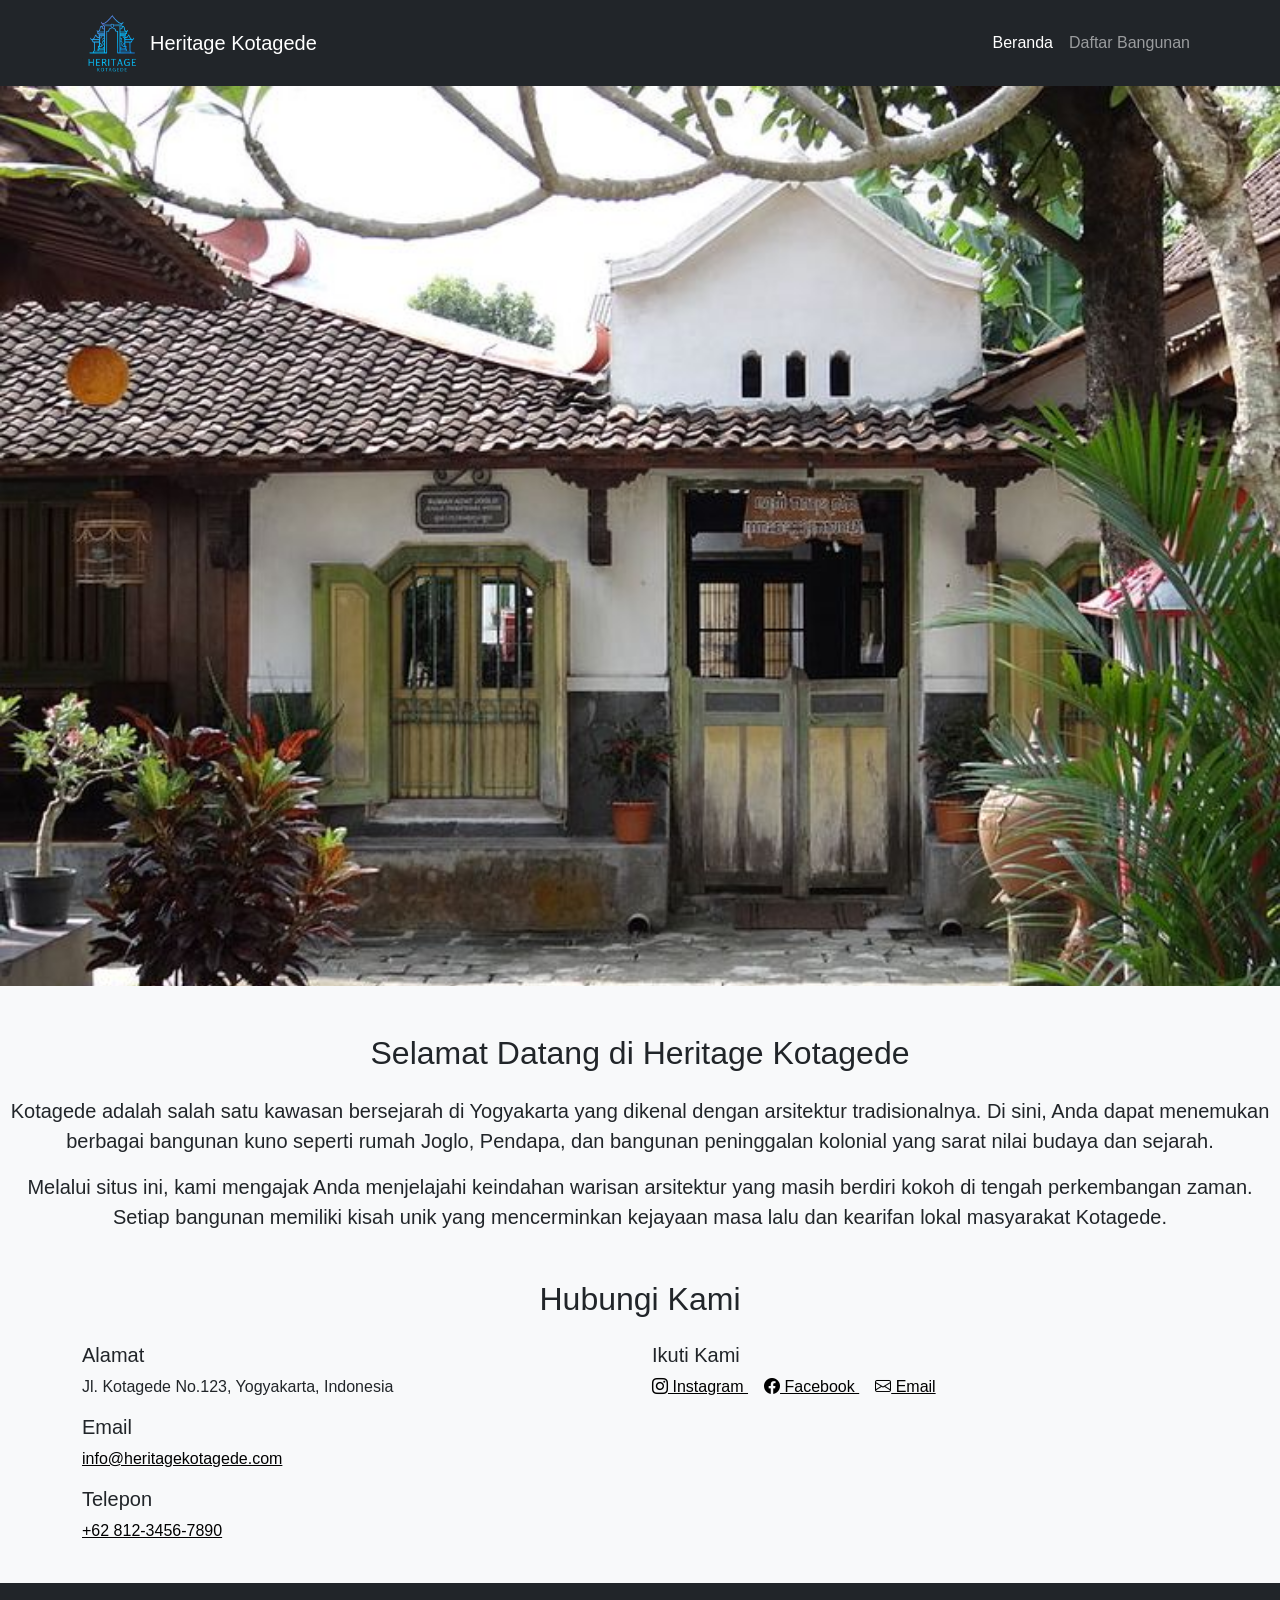
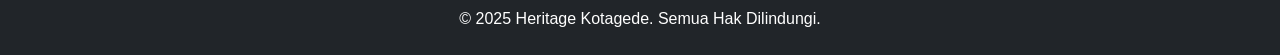
<file: index.html>
<!DOCTYPE html>
<html lang="id">
<head>
  <meta charset="UTF-8">
  <meta name="viewport" content="width=device-width, initial-scale=1.0">
  <title>Heritage Kotagede</title>
  <!-- icon pada halaman -->
  <link rel="icon" href="images/logoheritage.png" type="image/png">
  <!-- css bootstrap -->
  <link href="https://cdn.jsdelivr.net/npm/bootstrap@5.3.3/dist/css/bootstrap.min.css" rel="stylesheet">
  <link href="https://cdn.jsdelivr.net/npm/bootstrap-icons/font/bootstrap-icons.css" rel="stylesheet">
  <!-- css custom -->
  <link rel="stylesheet" href="styles.css"> 
  <script src="app.js"></script>
  <link rel="manifest" href="manifest.json">
  <meta name="theme-color" content="#343a40">
</head>
<body>
  <!-- Header Section -->
  <header class="header bg-dark text-white">
    <nav class="navbar navbar-expand-lg navbar-dark bg-dark">
      <!-- memberikan responsif memperbesar pada layar lebih besar dari 992px 
       dan menghilang/disembunyikan pada layar yang lebih kecil-->
      <div class="container">
        <!-- Logo pada navbar-->
        <a class="navbar-brand d-flex align-items-center" href="index.html">
          <img src="images/logoheritage.png" alt="Logo Heritage Kotagede" width="60" height="60" class="me-2">
          Heritage Kotagede
        </a>
        <!-- burger icon pada saat layar kecil -->
        <button class="navbar-toggler" type="button" data-bs-toggle="collapse" data-bs-target="#navbarNav">
          <span class="navbar-toggler-icon"></span>
        </button>
        <div class="collapse navbar-collapse" id="navbarNav">
          <ul class="navbar-nav ms-auto">
            <li class="nav-item">
              <a class="nav-link active" href="index.html">Beranda</a>
            </li>
            <li class="nav-item">
              <a class="nav-link" href="daftar.html">Daftar Bangunan</a>
            </li>
          </ul>
        </div>
      </div>
    </nav>
  </header>

  <!-- Main Content Section -->
  <main>
    <!-- Slideshow Section -->
     <!-- Gambar-gambar ditampilkan bergantian oleh JavaScript -->
    <div class="slideshow-container">
      <div class="slideshow-slide">
        <img src="images/omahugm.jpg" alt="Joglo Omah UGM">
      </div>
      <div class="slideshow-slide">
        <img src="images/pendopoagung-luthfi.jpg" alt="Pendopo Agung Luthfi">
      </div>
      <div class="slideshow-slide">
        <img src="images/masjidmataram.jpg" alt="Masjid Gedhe Mataram">
      </div>
      <div class="slideshow-slide">
        <img src="images/joglojatikumaran.jpeg" alt="Joglo Jatikumaran">
      </div>
    </div>

    <!-- Welcome Section -->
    <section class="welcome-section mt-5">
      
      <h2 class="text-center mb-4">Selamat Datang di Heritage Kotagede</h2>
      <p class="lead text-center">
        Kotagede adalah salah satu kawasan bersejarah di Yogyakarta yang dikenal dengan arsitektur tradisionalnya. Di sini, Anda dapat menemukan berbagai bangunan kuno seperti rumah Joglo, Pendapa, dan bangunan peninggalan kolonial yang sarat nilai budaya dan sejarah.
      </p>
      <p class="lead text-center">
        Melalui situs ini, kami mengajak Anda menjelajahi keindahan warisan arsitektur yang masih berdiri kokoh di tengah perkembangan zaman. Setiap bangunan memiliki kisah unik yang mencerminkan kejayaan masa lalu dan kearifan lokal masyarakat Kotagede.
      </p>
    </section>

    <!-- Contact Section -->
    <section class="contact-section mt-5">
      <div class="container">
        <h2 class="text-center mb-4">Hubungi Kami</h2>
        <div class="row">
          <!-- Informasi Kontak
          menentukan kolom grid dengan lebar 6 dari 12 pada layar medium ke atas -->
          <div class="col-md-6 mb-4">
            <h5>Alamat</h5>
            <p>Jl. Kotagede No.123, Yogyakarta, Indonesia</p>
            <h5>Email</h5>
            <p><a href="mailto:info@heritagekotagede.com" class="text-black">info@heritagekotagede.com</a></p>
            <h5>Telepon</h5>
            <p><a href="tel:+6281234567890" class="text-black">+62 812-3456-7890</a></p>
          </div>
          <!-- Tautan Media Sosial -->
          <div class="col-md-6 text-center text-md-start">
            <h5>Ikuti Kami</h5>
            <a href="https://www.instagram.com/heritagekotagede" target="_blank" class="text-black me-3">
              <i class="bi bi-instagram"></i> Instagram
            </a>
            <a href="https://www.facebook.com/heritagekotagede" target="_blank" class="text-black me-3">
              <i class="bi bi-facebook"></i> Facebook
            </a>
            <a href="mailto:info@heritagekotagede.com" class="text-black">
              <i class="bi bi-envelope"></i> Email
            </a>
          </div>
        </div>
      </div>
    </section>
    
  </main>

  <!-- Footer Section -->
  <footer class="footer bg-dark text-white py-4">
    <div class="container text-center">
      <!-- Informasi Hak Cipta -->
      <p class="mb-0">© 2025 Heritage Kotagede. Semua Hak Dilindungi.</p>
    </div>
  </footer>

  <!-- library JavaScript Bootstrap
   Digunakan untuk fungsi interaktif seperti tombol toggle navbar -->
  <script src="https://cdn.jsdelivr.net/npm/bootstrap@5.3.3/dist/js/bootstrap.bundle.min.js"></script>
  <script>

    // JavaScript untuk slideshow
    // yang menampilkan gambar yan akan berganti setiap 3 detik
    let slideIndex = 0;
    showSlides();

    function showSlides() {
      let slides = document.getElementsByClassName("slideshow-slide");
      for (let i = 0; i < slides.length; i++) {
        slides[i].style.display = "none";
      }
      slideIndex++;
      if (slideIndex > slides.length) {slideIndex = 1}
      slides[slideIndex - 1].style.display = "block";
      setTimeout(showSlides, 3000); 
    }
  </script>
  
  <script>
  if ('serviceWorker' in navigator) {
    window.addEventListener('load', () => {
      navigator.serviceWorker.register('/sw.js')
        .then(reg => console.log('Service Worker registered:', reg.scope))
        .catch(err => console.error('Service Worker failed:', err));
    });
  }
</script>


</body>
</html>
</file>
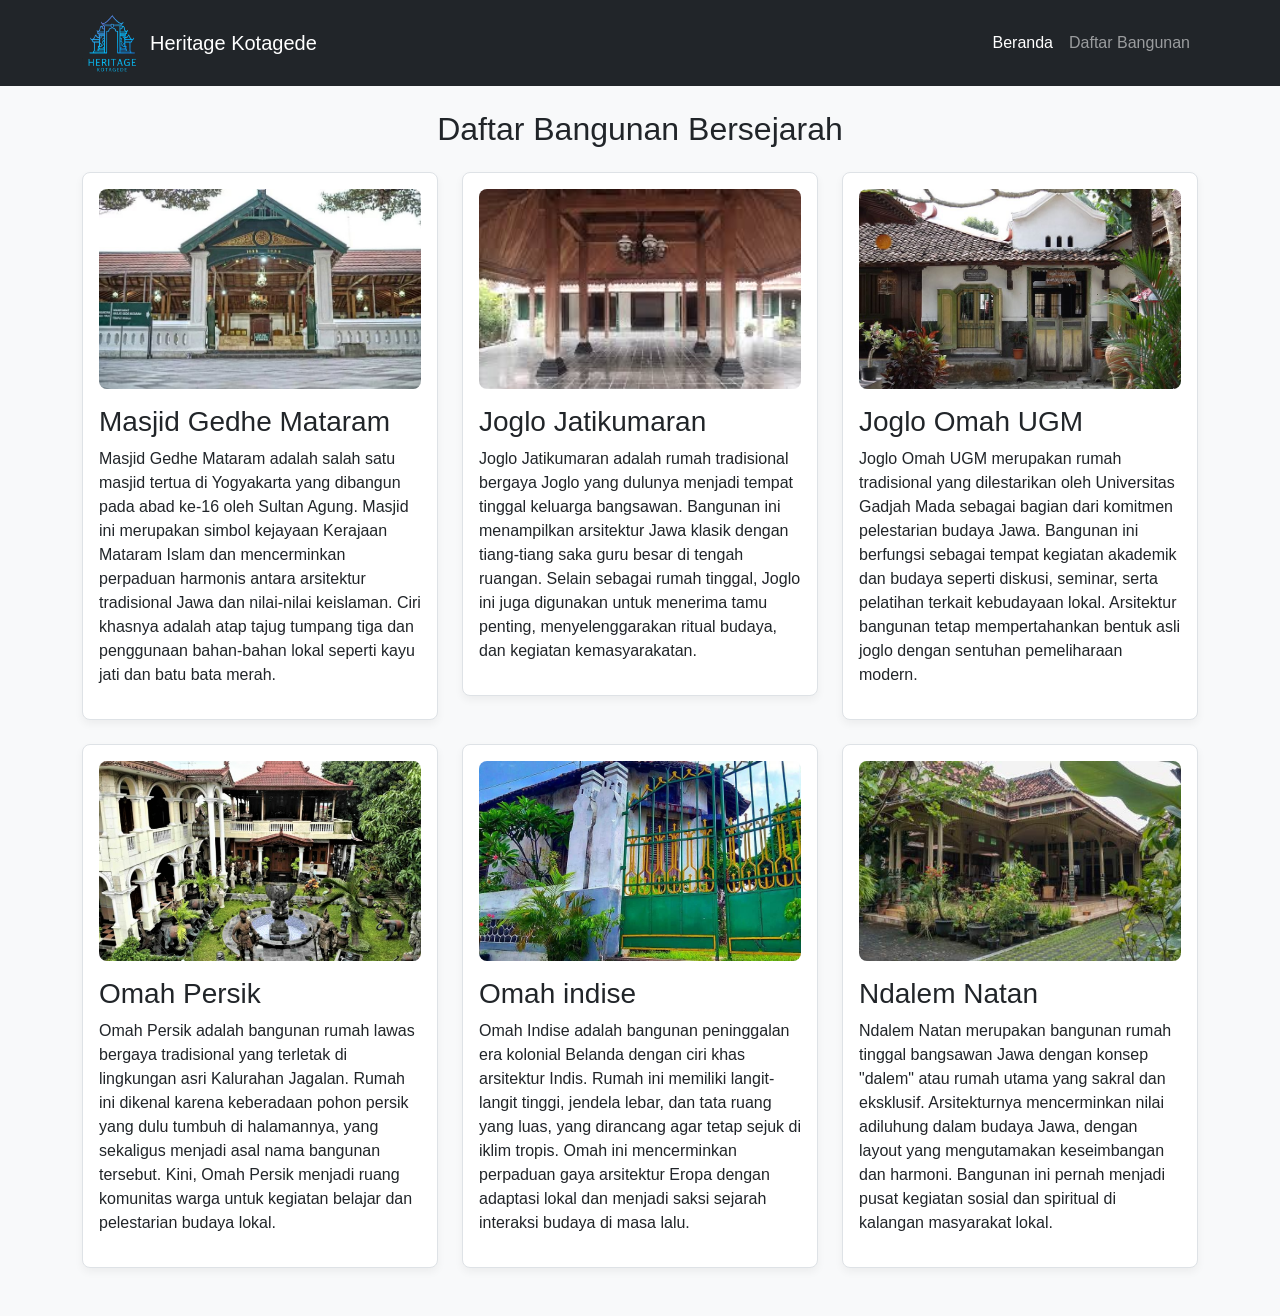
<file: daftar.html>
<!DOCTYPE html>
<html lang="id">
<head>
  <meta charset="UTF-8" />
  <meta name="viewport" content="width=device-width, initial-scale=1.0" />
  <!-- icon pada halaman -->
  <title>Daftar Bangunan - Heritage Kotagede</title> 
  <link rel="icon" href="images/logoheritage.png" type="image/png">
  <!-- css bootstrap -->
  <link href="https://cdn.jsdelivr.net/npm/bootstrap@5.3.3/dist/css/bootstrap.min.css" rel="stylesheet" />
  <!-- css custom -->
  <link rel="stylesheet" href="styles.css"> 
  <script src="app.js"></script>
  <link rel="manifest" href="manifest.json">
  <meta name="theme-color" content="#343a40">
</head>
<body>
  <!-- Header Section -->
  <header class="header bg-dark text-white">
    <nav class="navbar navbar-expand-lg navbar-dark bg-dark"> 
      <!-- memberikan responsif memperbesar pada layar lebih besar dari 992px 
       dan menghilang/disembunyikan pada layar yang lebih kecil-->
      <div class="container">
        <!-- Logo pada navbar-->
        <a class="navbar-brand d-flex align-items-center" href="index.html">
          <img src="images/logoheritage.png" alt="Logo Heritage Kotagede" width="60" height="60" class="me-2">
          Heritage Kotagede
        </a>
        <!-- burger icon pada saat layar kecil -->
        <button class="navbar-toggler" type="button" data-bs-toggle="collapse" data-bs-target="#navbarNav">
          <span class="navbar-toggler-icon"></span>
        </button>

        <div class="collapse navbar-collapse" id="navbarNav">
          <ul class="navbar-nav ms-auto">
            <li class="nav-item">
              <a class="nav-link active" href="index.html">Beranda</a>
            </li>
            <li class="nav-item">
              <a class="nav-link" href="daftar.html">Daftar Bangunan</a>
            </li>
          </ul>
        </div>
      </div>
    </nav>
  </header>

  <!-- Main Content Section -->
   <!-- membuat contaioner dengan margin atas dan bawah 1.5rem -->
  <main class="container my-4">
    <h2 class="mb-4 text-center">Daftar Bangunan Bersejarah</h2>
    <!-- membuat baris grid-->
    <div class="row">

      <!-- Building Item 1 
       menentukan kolom grid dengan lebar4 dari 12 pada layar medium ke atas -->
      <div class="col-md-4">
        <div class="building-card">
          <a href="https://maps.app.goo.gl/yM8zqjHPRFnpYupbA" target="_blank">
            <img src="images/masjidmataram.jpg" alt="Masjid Gedhe Mataram" />
          </a>
          <h3>Masjid Gedhe Mataram</h3>
          <p class=" text-justify">
            Masjid Gedhe Mataram adalah salah satu masjid tertua di Yogyakarta yang dibangun pada abad ke-16 oleh Sultan Agung. 
            Masjid ini merupakan simbol kejayaan Kerajaan Mataram Islam dan mencerminkan perpaduan harmonis antara arsitektur 
            tradisional Jawa dan nilai-nilai keislaman. Ciri khasnya adalah atap tajug tumpang tiga dan penggunaan bahan-bahan 
            lokal seperti kayu jati dan batu bata merah.
          </p>
        </div>
      </div>

      <!-- Building Item 2 -->
      <div class="col-md-4">
        <div class="building-card">
          <a href="https://maps.app.goo.gl/Pm7mx9HVqqoVj3s26" target="_blank">
            <img src="images/joglojatikumaran.jpeg" alt="Joglo Jatikumaran" />
          </a>
          <h3>Joglo Jatikumaran</h3>
          <p class=" text-justify">
            Joglo Jatikumaran adalah rumah tradisional bergaya Joglo yang dulunya menjadi tempat tinggal keluarga bangsawan. 
            Bangunan ini menampilkan arsitektur Jawa klasik dengan tiang-tiang saka guru besar di tengah ruangan. 
            Selain sebagai rumah tinggal, Joglo ini juga digunakan untuk menerima tamu penting, menyelenggarakan ritual budaya, 
            dan kegiatan kemasyarakatan.
          </p>
        </div>
      </div>

      <!-- Building Item 3 -->
      <div class="col-md-4">
        <div class="building-card">
          <a href="https://maps.app.goo.gl/eWBfLw95WVJCB1Za7" target="_blank">
            <img src="images/omahugm.jpg" alt="Joglo Omah UGM" />
          </a>
          <h3>Joglo Omah UGM</h3>
          <p class=" text-justify">
            Joglo Omah UGM merupakan rumah tradisional yang dilestarikan oleh Universitas Gadjah Mada sebagai bagian dari komitmen 
            pelestarian budaya Jawa. Bangunan ini berfungsi sebagai tempat kegiatan akademik dan budaya seperti diskusi, seminar, 
            serta pelatihan terkait kebudayaan lokal. Arsitektur bangunan tetap mempertahankan bentuk asli joglo dengan sentuhan 
            pemeliharaan modern.
          </p>
        </div>
      </div>

      <!-- Building Item 4 -->
      <div class="col-md-4">
        <div class="building-card">
          <a href="https://maps.app.goo.gl/Q8kQSCK1FK9ZQMJB7" target="_blank">
            <img src="images/omahpersik.png" alt="Joglo Omah UGM" />
          </a>
          <h3>Omah Persik</h3>
          <p class=" text-justify">
            Omah Persik adalah bangunan rumah lawas bergaya tradisional yang terletak di lingkungan asri Kalurahan Jagalan. 
            Rumah ini dikenal karena keberadaan pohon persik yang dulu tumbuh di halamannya, yang sekaligus menjadi asal 
            nama bangunan tersebut. Kini, Omah Persik menjadi ruang komunitas warga untuk kegiatan belajar dan pelestarian budaya lokal.
          </p>
        </div>
      </div>

      <!-- Building Item 5 -->
      <div class="col-md-4">
        <div class="building-card">
          <a href="https://maps.app.goo.gl/UMaaMf8BWVWjFGJfA" target="_blank">
            <img src="images/omahindise2.jpg" alt="Joglo Omah UGM" />
          </a>
          <h3>Omah indise</h3>
          <p class=" text-justify">
            Omah Indise adalah bangunan peninggalan era kolonial Belanda dengan ciri khas arsitektur Indis. 
            Rumah ini memiliki langit-langit tinggi, jendela lebar, dan tata ruang yang luas, yang dirancang 
            agar tetap sejuk di iklim tropis. Omah ini mencerminkan perpaduan gaya arsitektur Eropa dengan 
            adaptasi lokal dan menjadi saksi sejarah interaksi budaya di masa lalu.
          </p>
        </div>
      </div>

      <!-- Building Item 6 -->
      <div class="col-md-4">
        <div class="building-card">
          <a href="https://maps.app.goo.gl/LvEhai8yMbDfBTFo9" target="_blank">
            <img src="images/ndalemnatan.jpg" alt="Joglo Omah UGM" />
          </a>
          <h3>Ndalem Natan</h3>
          <p class=" text-justify">
            Ndalem Natan merupakan bangunan rumah tinggal bangsawan Jawa dengan konsep "dalem" atau 
            rumah utama yang sakral dan eksklusif. Arsitekturnya mencerminkan nilai adiluhung dalam budaya Jawa, 
            dengan layout yang mengutamakan keseimbangan dan harmoni. Bangunan ini pernah menjadi pusat kegiatan 
            sosial dan spiritual di kalangan masyarakat lokal.
          </p>
        </div>
      </div>
    </div>
  </main>

  <!-- library JavaScript Bootstrap
   Digunakan untuk fungsi interaktif seperti tombol toggle navbar -->
  <script src="https://cdn.jsdelivr.net/npm/bootstrap@5.3.3/dist/js/bootstrap.bundle.min.js"></script>
  
  <script>
  if ('serviceWorker' in navigator) {
    window.addEventListener('load', () => {
      navigator.serviceWorker.register('/sw.js')
        .then(reg => console.log('Service Worker registered:', reg.scope))
        .catch(err => console.error('Service Worker failed:', err));
    });
  }
</script>


</body>
</html>
</file>
<file: styles.css>
/*CSS Index*/
body {
    font-family: 'Segoe UI', Tahoma, Geneva, Verdana, sans-serif;
    margin: 0;
    padding: 0;
    background-color: #f8f9fa;
  }
  .slideshow-container {
    position: relative;
    width: 100%;
    height: 100vh; /* mengatur tinggi slideshow sesuai dengan tinggi layar */
    overflow: hidden;
  }
  .slideshow-slide img {
    width: 100%;
    height: 100%; /* menytesuaikan gamabr dengan tinggi slideshow */
    object-fit: cover;
  }
  @media (max-width: 768px) {
    .slideshow-container {
      height: 50vh; /* Tinggi lebih kecil untuk perangkat mobile */
    }
    .slideshow-slide img {
      height: 50vh; /* Sesuaikan tinggi gambar untuk perangkat mobile */
    }
    .welcome-section {
      padding: 1rem;
    }
    .welcome-section h2 {
      font-size: 1.5rem;
    }
    .welcome-section p {
      font-size: 1rem;
    }
  }

  /*CSS Daftar*/
  .building-card {
    background: white;
    padding: 1rem;
    margin-bottom: 1.5rem;
    border: 1px solid #dee2e6;
    border-radius: 0.5rem;
    box-shadow: 0 0.25rem 0.5rem rgba(0, 0, 0, 0.05);
    text-align: left;
  }
  .building-card img {
    width: 100%;
    height: 200px; /* Atur tinggi gambar agar seragam */
    object-fit: cover; /* Memastikan gambar memenuhi area tanpa distorsi */
    border-radius: 0.5rem;
    margin-bottom: 1rem;
    cursor: pointer;
  }
</file>
